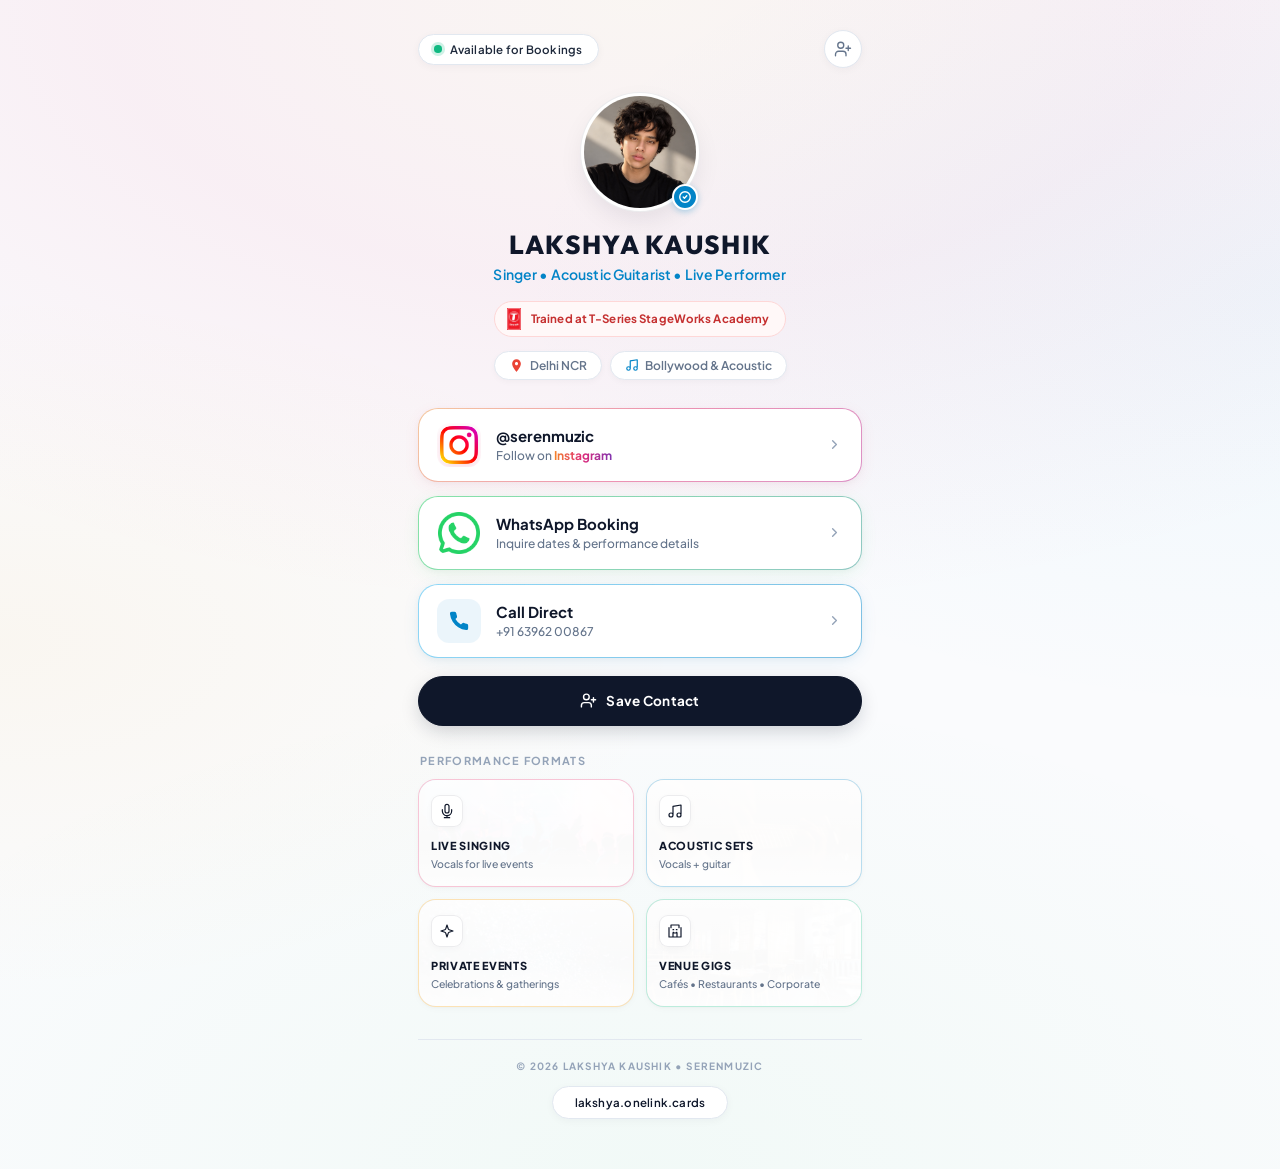
<file: index.html>
<!doctype html>
<html lang="en">
<head>
  <meta charset="utf-8" />
  <meta name="viewport" content="width=device-width, initial-scale=1, viewport-fit=cover" />
  <title>Lakshya Kaushik | Singer &amp; Live Performer</title>
  <meta name="description" content="Official contact card for Lakshya Kaushik. Singer, guitarist and live performer available for acoustic gigs, private events, weddings and lounge residencies." />
  <meta name="theme-color" content="#ffffff" />
  
  <link rel="preconnect" href="https://fonts.googleapis.com" />
  <link rel="preconnect" href="https://fonts.gstatic.com" crossorigin />
  <link href="https://fonts.googleapis.com/css2?family=Plus+Jakarta+Sans:wght@300;400;500;600;700;800&family=Outfit:wght@400;500;600;700;800&display=swap" rel="stylesheet" />
  <link rel="stylesheet" href="css/styles.css" />
</head>
<body>
  <main class="page-container">
    
    <!-- Top Live Booking Status Bar -->
    <header class="page-top-bar">
      <div class="status-indicator">
        <span class="status-pulse-dot"></span>
        <span class="status-text">Available for Bookings</span>
      </div>
      <button class="save-contact-icon-btn" id="saveContactBtn" type="button" title="Save Contact to Phone" aria-label="Save Contact">
        <svg viewBox="0 0 24 24" aria-hidden="true">
          <path d="M16 21v-2a4 4 0 0 0-4-4H6a4 4 0 0 0-4 4v2" fill="none" stroke="currentColor" stroke-width="1.8" stroke-linecap="round" stroke-linejoin="round"/>
          <circle cx="9" cy="7" r="4" fill="none" stroke="currentColor" stroke-width="1.8"/>
          <line x1="19" y1="8" x2="19" y2="14" stroke="currentColor" stroke-width="1.8" stroke-linecap="round"/>
          <line x1="22" y1="11" x2="16" y2="11" stroke="currentColor" stroke-width="1.8" stroke-linecap="round"/>
        </svg>
      </button>
    </header>

    <!-- Artist Identity & Portrait -->
    <section class="identity-section">
      <div class="avatar-container">
        <div class="avatar-ring">
          <img src="images/lakshya-kaushik-banner.jpg" alt="Lakshya Kaushik" class="avatar-img" />
        </div>
        <span class="verified-seal" title="Verified Artist">
          <svg viewBox="0 0 24 24" aria-hidden="true">
            <path d="M9 12l2 2 4-4m6 2a9 9 0 11-18 0 9 9 0 0118 0z" fill="none" stroke="currentColor" stroke-width="2.4" stroke-linecap="round" stroke-linejoin="round"/>
          </svg>
        </span>
      </div>

      <div class="name-block">
        <h1 class="artist-name">LAKSHYA KAUSHIK</h1>
        <p class="artist-title">Singer • Acoustic Guitarist • Live Performer</p>
      </div>

      <!-- T-Series Credential Pill (Clean Logo Without Background) -->
      <div class="tseries-pill">
        <img src="images/t-series-logo.webp" alt="T-Series" class="tseries-logo-img" />
        <span class="tseries-text">Trained at T-Series StageWorks Academy</span>
      </div>

      <!-- Location & Genre Badges with Google Maps Pin -->
      <div class="meta-row">
        <span class="meta-tag">
          <svg class="map-pin-svg" viewBox="0 0 24 24" aria-hidden="true">
            <path d="M12 2C8.13 2 5 5.13 5 9c0 5.25 7 13 7 13s7-7.75 7-13c0-3.87-3.13-7-7-7zm0 9.5c-1.38 0-2.5-1.12-2.5-2.5s1.12-2.5 2.5-2.5 2.5 1.12 2.5 2.5-1.12 2.5-2.5 2.5z" fill="#ea4335"/>
          </svg>
          Delhi NCR
        </span>
        <span class="meta-tag">
          <svg class="music-note-svg" viewBox="0 0 24 24" aria-hidden="true">
            <path d="M9 18V5l12-2v13M9 18a3 3 0 1 1-6 0 3 3 0 0 1 6 0zm12 0a3 3 0 1 1-6 0 3 3 0 0 1 6 0z" fill="none" stroke="#0284c7" stroke-width="2" stroke-linecap="round" stroke-linejoin="round"/>
          </svg>
          Bollywood &amp; Acoustic
        </span>
      </div>
    </section>

    <!-- Direct Action Deck: 1. Instagram, 2. WhatsApp, 3. Call Direct -->
    <section class="action-deck" aria-label="Direct actions">
      
      <!-- Action 1: Instagram (Top - Official Icon) -->
      <a href="https://www.instagram.com/serenmuzic/" target="_blank" rel="noopener noreferrer" class="action-tile action-instagram" aria-label="Follow on Instagram">
        <div class="tile-icon-box icon-box-instagram">
          <img src="images/instagram-official.png" alt="Instagram" class="tile-brand-icon" />
        </div>
        <div class="tile-copy">
          <span class="tile-title">@serenmuzic</span>
          <span class="tile-subtitle">Follow on <span class="insta-gradient-label">Instagram</span></span>
        </div>
        <span class="tile-chevron" aria-hidden="true">
          <svg viewBox="0 0 24 24"><path d="M9 18l6-6-6-6" fill="none" stroke="currentColor" stroke-width="2.2" stroke-linecap="round" stroke-linejoin="round"/></svg>
        </span>
      </a>

      <!-- Action 2: WhatsApp (Second - Official Green PNG) -->
      <a href="https://wa.me/916396200867?text=Hi%20Lakshya%2C%20I%27d%20like%20to%20enquire%20about%20a%20live%20performance." target="_blank" rel="noopener noreferrer" class="action-tile action-whatsapp" aria-label="Book on WhatsApp">
        <div class="tile-icon-box icon-box-whatsapp">
          <img src="images/whatsapp-official.png" alt="WhatsApp" class="tile-brand-icon" />
        </div>
        <div class="tile-copy">
          <span class="tile-title">WhatsApp Booking</span>
          <span class="tile-subtitle">Inquire dates &amp; performance details</span>
        </div>
        <span class="tile-chevron" aria-hidden="true">
          <svg viewBox="0 0 24 24"><path d="M9 18l6-6-6-6" fill="none" stroke="currentColor" stroke-width="2.2" stroke-linecap="round" stroke-linejoin="round"/></svg>
        </span>
      </a>

      <!-- Action 3: Direct Call (Third - Official Blue Box) -->
      <a href="tel:+916396200867" class="action-tile action-call" aria-label="Direct Phone Call">
        <div class="tile-icon-box icon-box-call">
          <svg viewBox="0 0 24 24" aria-hidden="true" class="call-svg-icon">
            <path d="M22 16.92v3a2 2 0 0 1-2.18 2 19.8 19.8 0 0 1-8.63-3.07 19.5 19.5 0 0 1-6-6 19.8 19.8 0 0 1-3.07-8.67A2 2 0 0 1 4.11 2h3a2 2 0 0 1 2 1.72c.12.94.36 1.88.7 2.81a2 2 0 0 1-.45 2.11L8.09 9.91a16 16 0 0 0 6 6l1.27-1.27a2 2 0 0 1 2.11-.45c.93.34 1.87.58 2.81.7A2 2 0 0 1 22 16.92Z" fill="currentColor"/>
          </svg>
        </div>
        <div class="tile-copy">
          <span class="tile-title">Call Direct</span>
          <span class="tile-subtitle">+91 63962 00867</span>
        </div>
        <span class="tile-chevron" aria-hidden="true">
          <svg viewBox="0 0 24 24"><path d="M9 18l6-6-6-6" fill="none" stroke="currentColor" stroke-width="2.2" stroke-linecap="round" stroke-linejoin="round"/></svg>
        </span>
      </a>

    </section>

    <!-- Save Contact Button (Right below Call Direct as in user screenshot) -->
    <div class="vcard-section">
      <button type="button" class="btn-save-vcard" id="saveContact">
        <svg viewBox="0 0 24 24" aria-hidden="true" class="contact-user-svg">
          <path d="M16 21v-2a4 4 0 0 0-4-4H6a4 4 0 0 0-4 4v2" fill="none" stroke="currentColor" stroke-width="2" stroke-linecap="round" stroke-linejoin="round"/>
          <circle cx="9" cy="7" r="4" fill="none" stroke="currentColor" stroke-width="2"/>
          <line x1="19" y1="8" x2="19" y2="14" stroke="currentColor" stroke-width="2" stroke-linecap="round"/>
          <line x1="22" y1="11" x2="16" y2="11" stroke="currentColor" stroke-width="2" stroke-linecap="round"/>
        </svg>
        <span>Save Contact</span>
      </button>
    </div>

    <!-- 4 Clean Minimal Performance Format Cards -->
    <section class="services-section" aria-label="Performance Formats">
      <div class="services-header">
        <span class="services-header-title">Performance Formats</span>
      </div>
      <div class="services-grid">
        
        <!-- 1. Live Singing -->
        <div class="service-card service-card-singing">
          <div class="service-icon-wrap">
            <svg viewBox="0 0 24 24" aria-hidden="true">
              <path d="M12 2a3 3 0 0 0-3 3v7a3 3 0 0 0 6 0V5a3 3 0 0 0-3-3Z" fill="none" stroke="currentColor" stroke-width="1.8" stroke-linecap="round" stroke-linejoin="round"/>
              <path d="M19 10v2a7 7 0 0 1-14 0v-2M12 19v3M8 22h8" fill="none" stroke="currentColor" stroke-width="1.8" stroke-linecap="round" stroke-linejoin="round"/>
            </svg>
          </div>
          <div class="service-content">
            <h3 class="service-title">LIVE SINGING</h3>
            <p class="service-desc">Vocals for live events</p>
          </div>
        </div>

        <!-- 2. Acoustic Sets -->
        <div class="service-card service-card-acoustic">
          <div class="service-icon-wrap">
            <svg viewBox="0 0 24 24" aria-hidden="true">
              <path d="M9 18V5l12-2v13M9 18a3 3 0 1 1-6 0 3 3 0 0 1 6 0zm12 0a3 3 0 1 1-6 0 3 3 0 0 1 6 0z" fill="none" stroke="currentColor" stroke-width="1.8" stroke-linecap="round" stroke-linejoin="round"/>
            </svg>
          </div>
          <div class="service-content">
            <h3 class="service-title">ACOUSTIC SETS</h3>
            <p class="service-desc">Vocals + guitar</p>
          </div>
        </div>

        <!-- 3. Private Events -->
        <div class="service-card service-card-private">
          <div class="service-icon-wrap">
            <svg viewBox="0 0 24 24" aria-hidden="true">
              <path d="m12 3-1.9 5.8a2 2 0 0 1-1.3 1.3L3 12l5.8 1.9a2 2 0 0 1 1.3 1.3L12 21l1.9-5.8a2 2 0 0 1 1.3-1.3L21 12l-5.8-1.9a2 2 0 0 1-1.3-1.3L12 3z" fill="none" stroke="currentColor" stroke-width="1.8" stroke-linecap="round" stroke-linejoin="round"/>
            </svg>
          </div>
          <div class="service-content">
            <h3 class="service-title">PRIVATE EVENTS</h3>
            <p class="service-desc">Celebrations &amp; gatherings</p>
          </div>
        </div>

        <!-- 4. Venue Gigs -->
        <div class="service-card service-card-venue">
          <div class="service-icon-wrap">
            <svg viewBox="0 0 24 24" aria-hidden="true">
              <path d="M3 21h18M3 7v14M21 7v14M6 7V3h12v4M9 21v-6h6v6M9 10h1M14 10h1M9 14h1M14 14h1" fill="none" stroke="currentColor" stroke-width="1.8" stroke-linecap="round" stroke-linejoin="round"/>
            </svg>
          </div>
          <div class="service-content">
            <h3 class="service-title">VENUE GIGS</h3>
            <p class="service-desc">Cafés • Restaurants • Corporate</p>
          </div>
        </div>

      </div>
    </section>

    <!-- Minimalist Clean Footer -->
    <footer class="page-footer">
      <p class="copyright-text">© 2026 LAKSHYA KAUSHIK • SERENMUZIC</p>
      <div class="domain-pill">lakshya.onelink.cards</div>
    </footer>

  </main>

  <!-- Interactive Toast Notification -->
  <div class="toast" id="toast" role="status" aria-live="polite">Contact saved to device</div>

  <script src="js/main.js"></script>
</body>
</html>
</file>
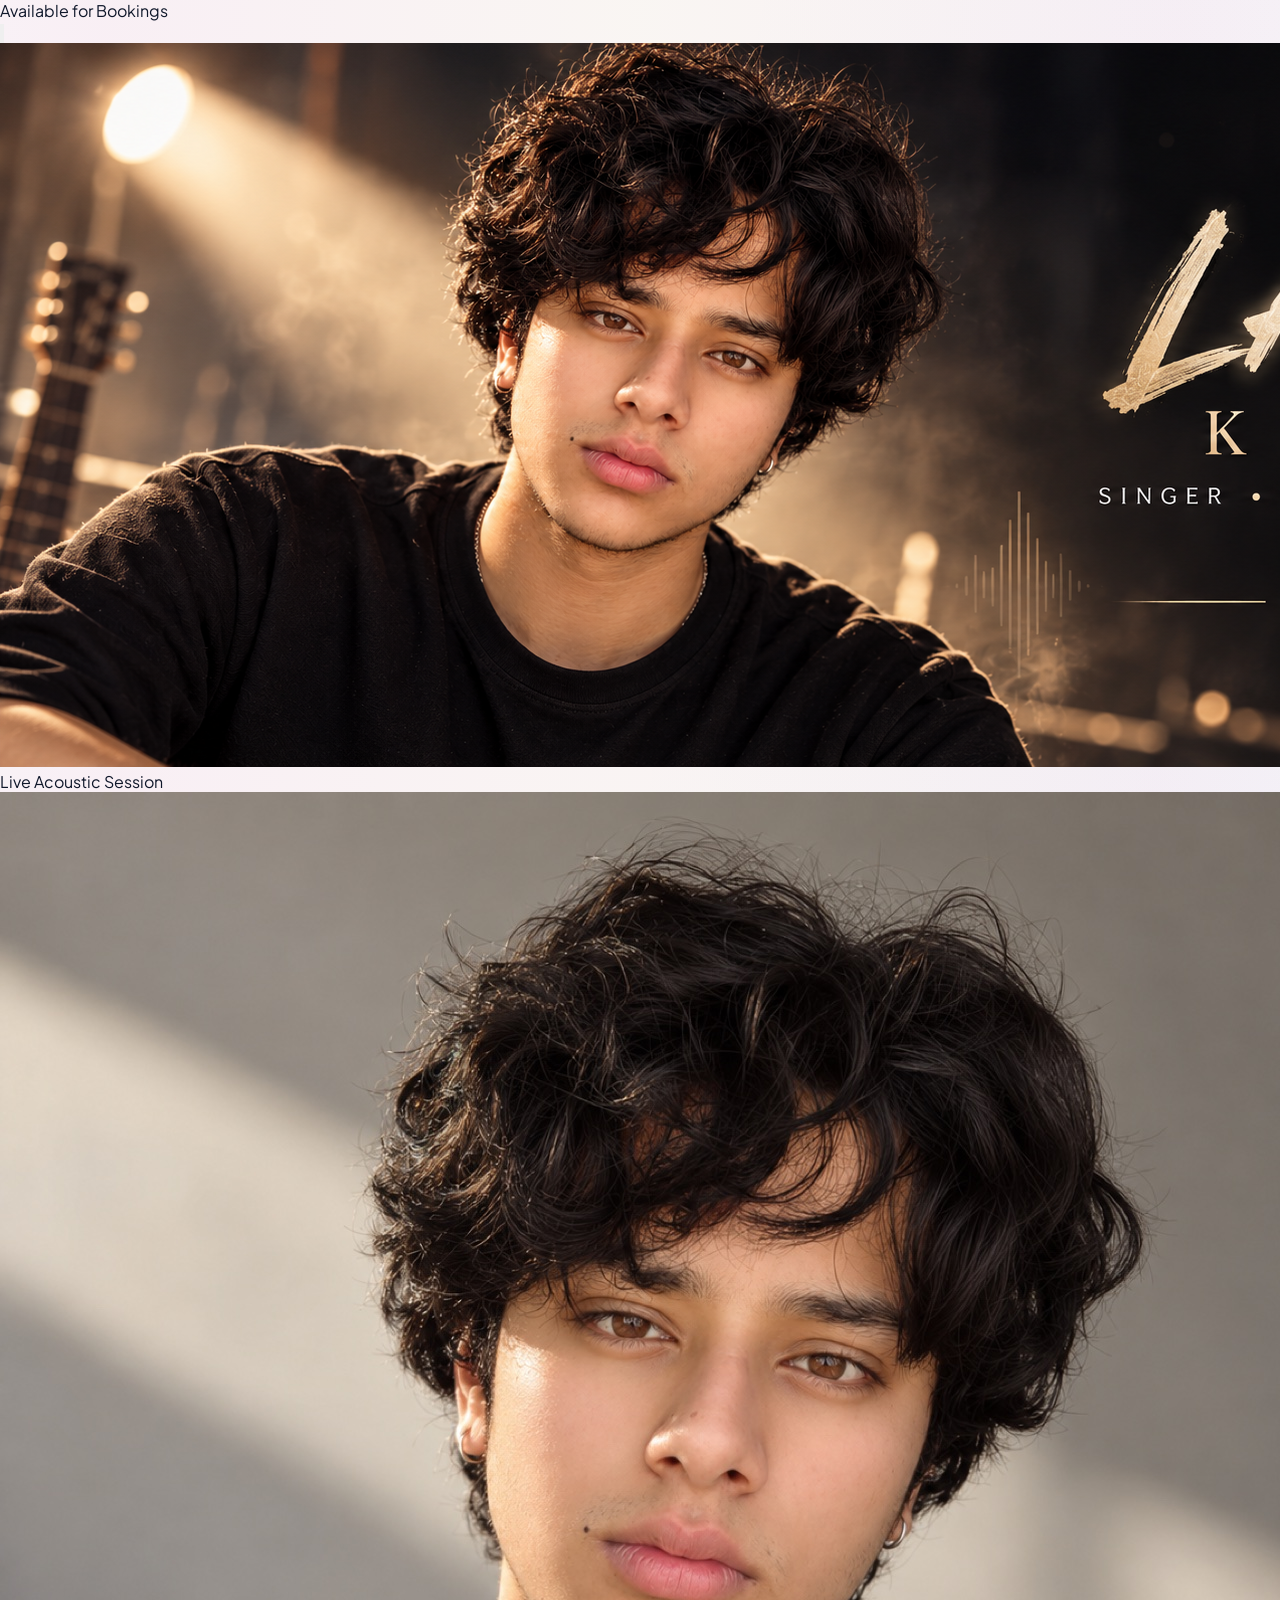
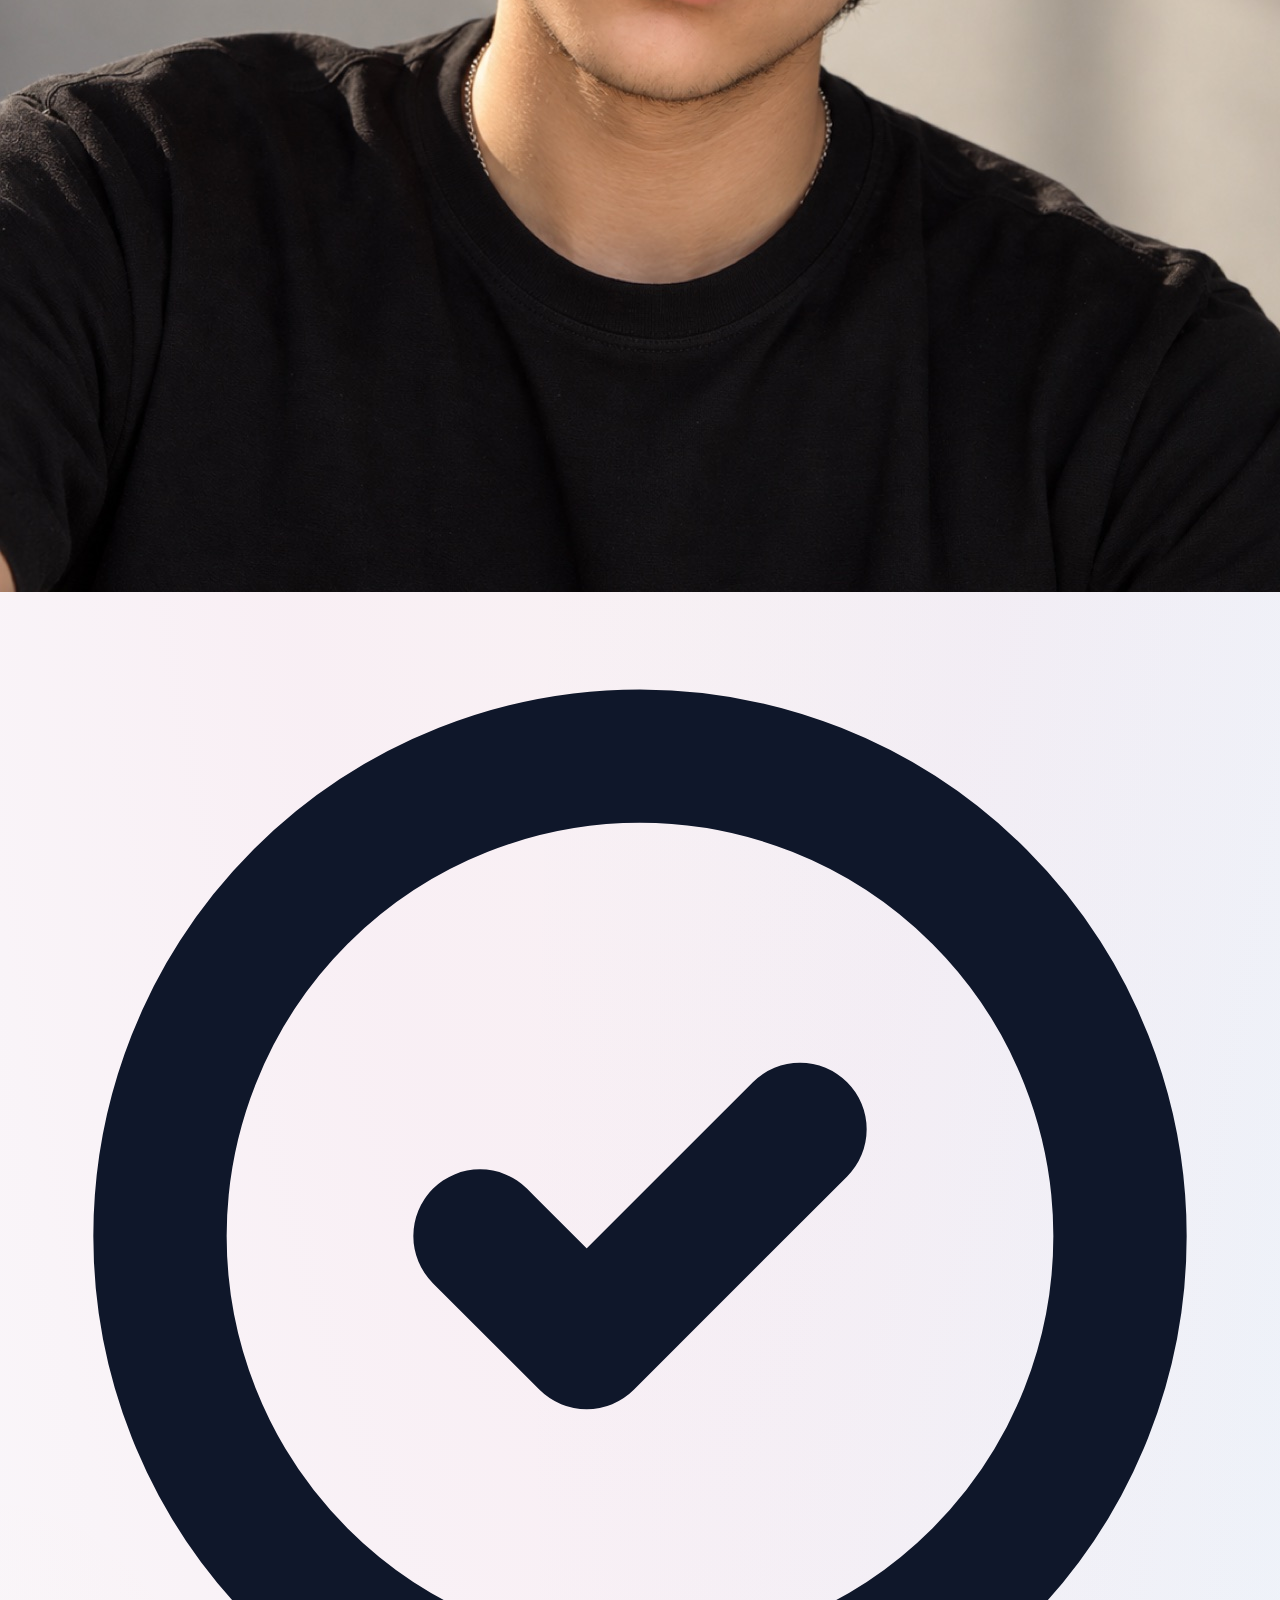
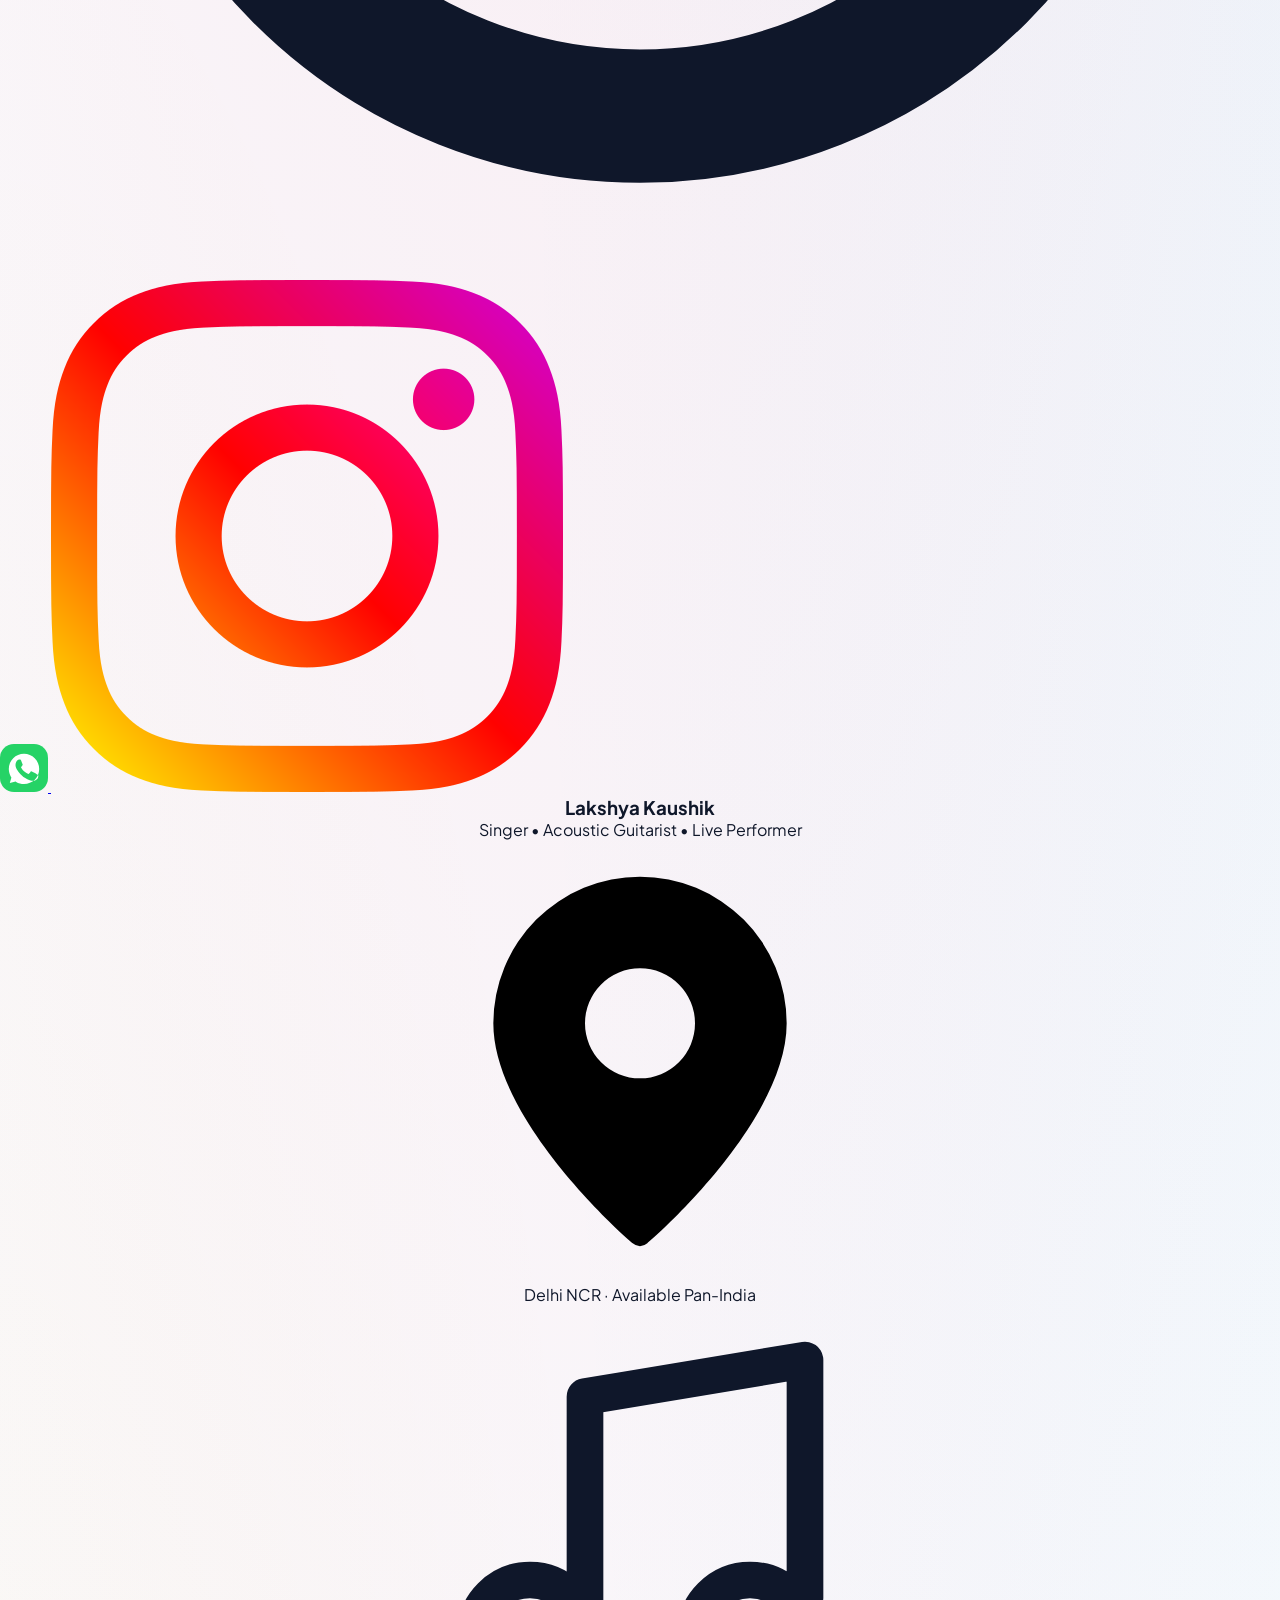
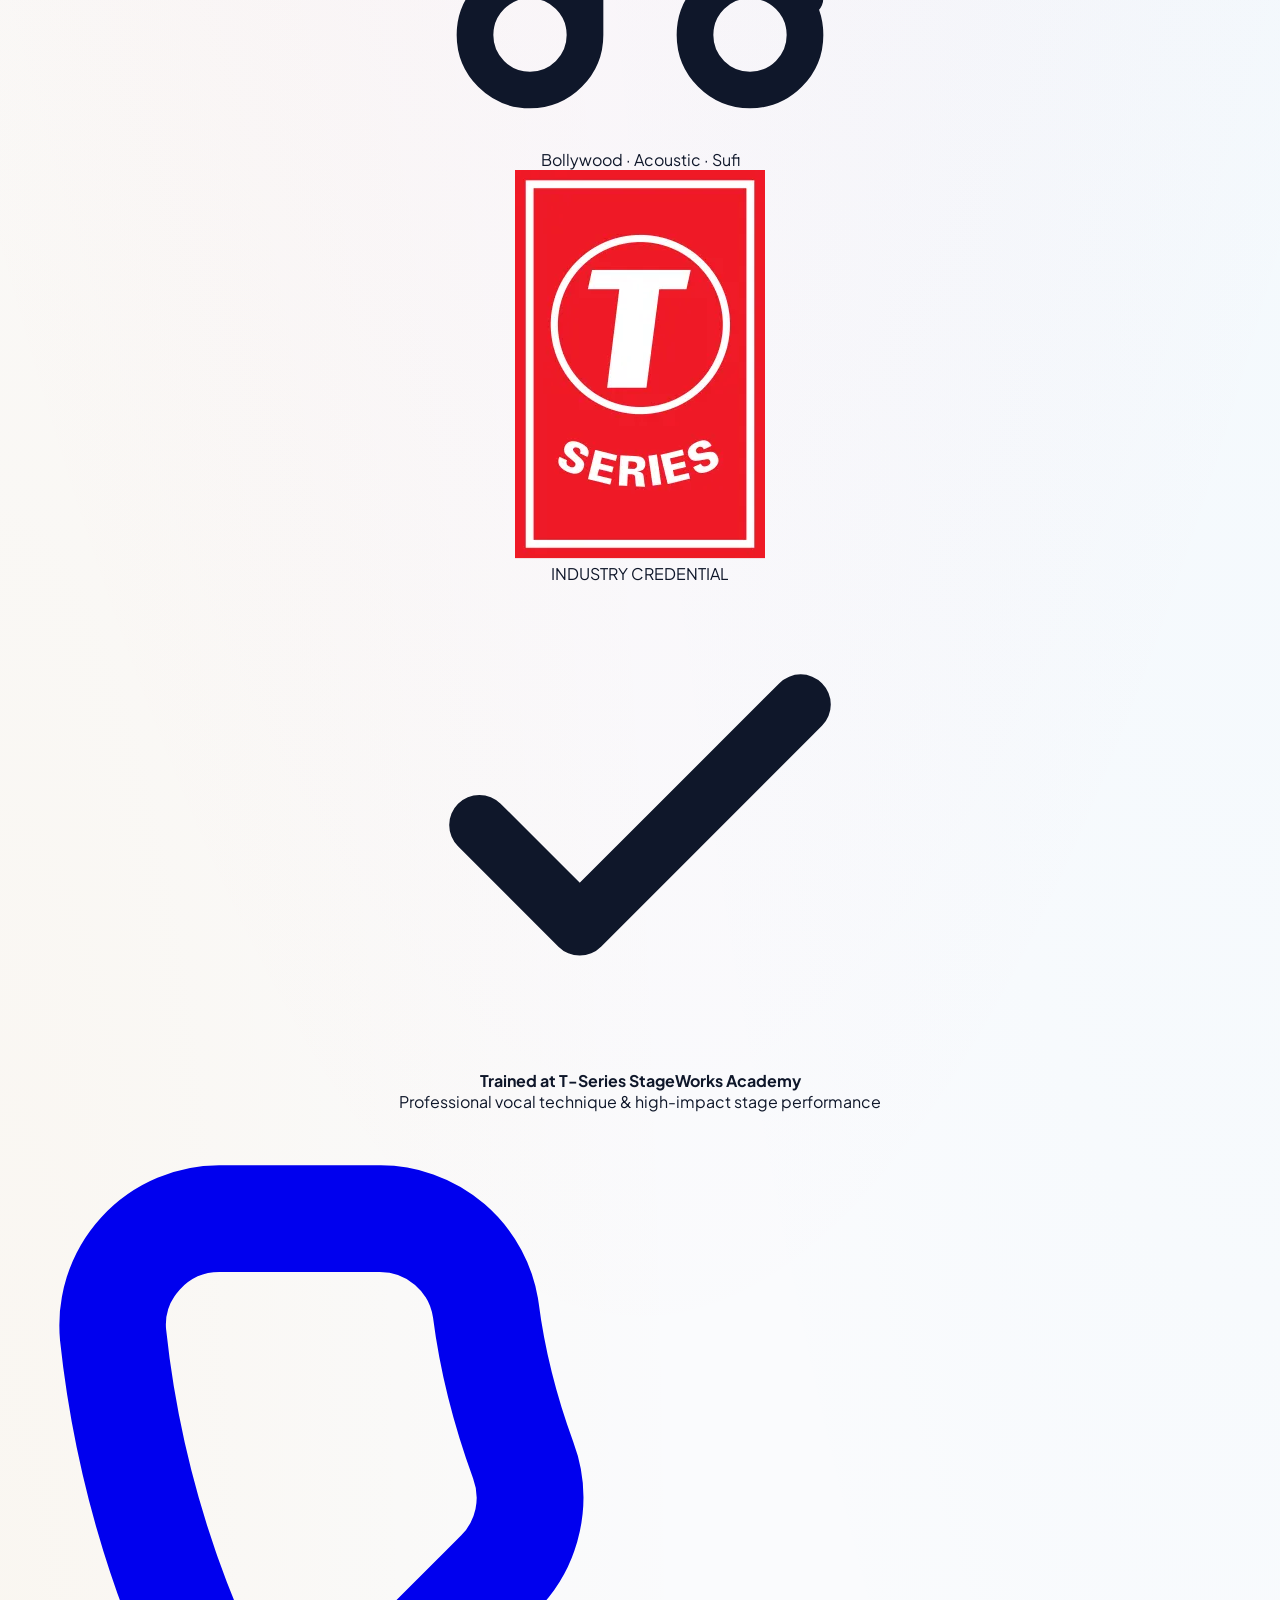
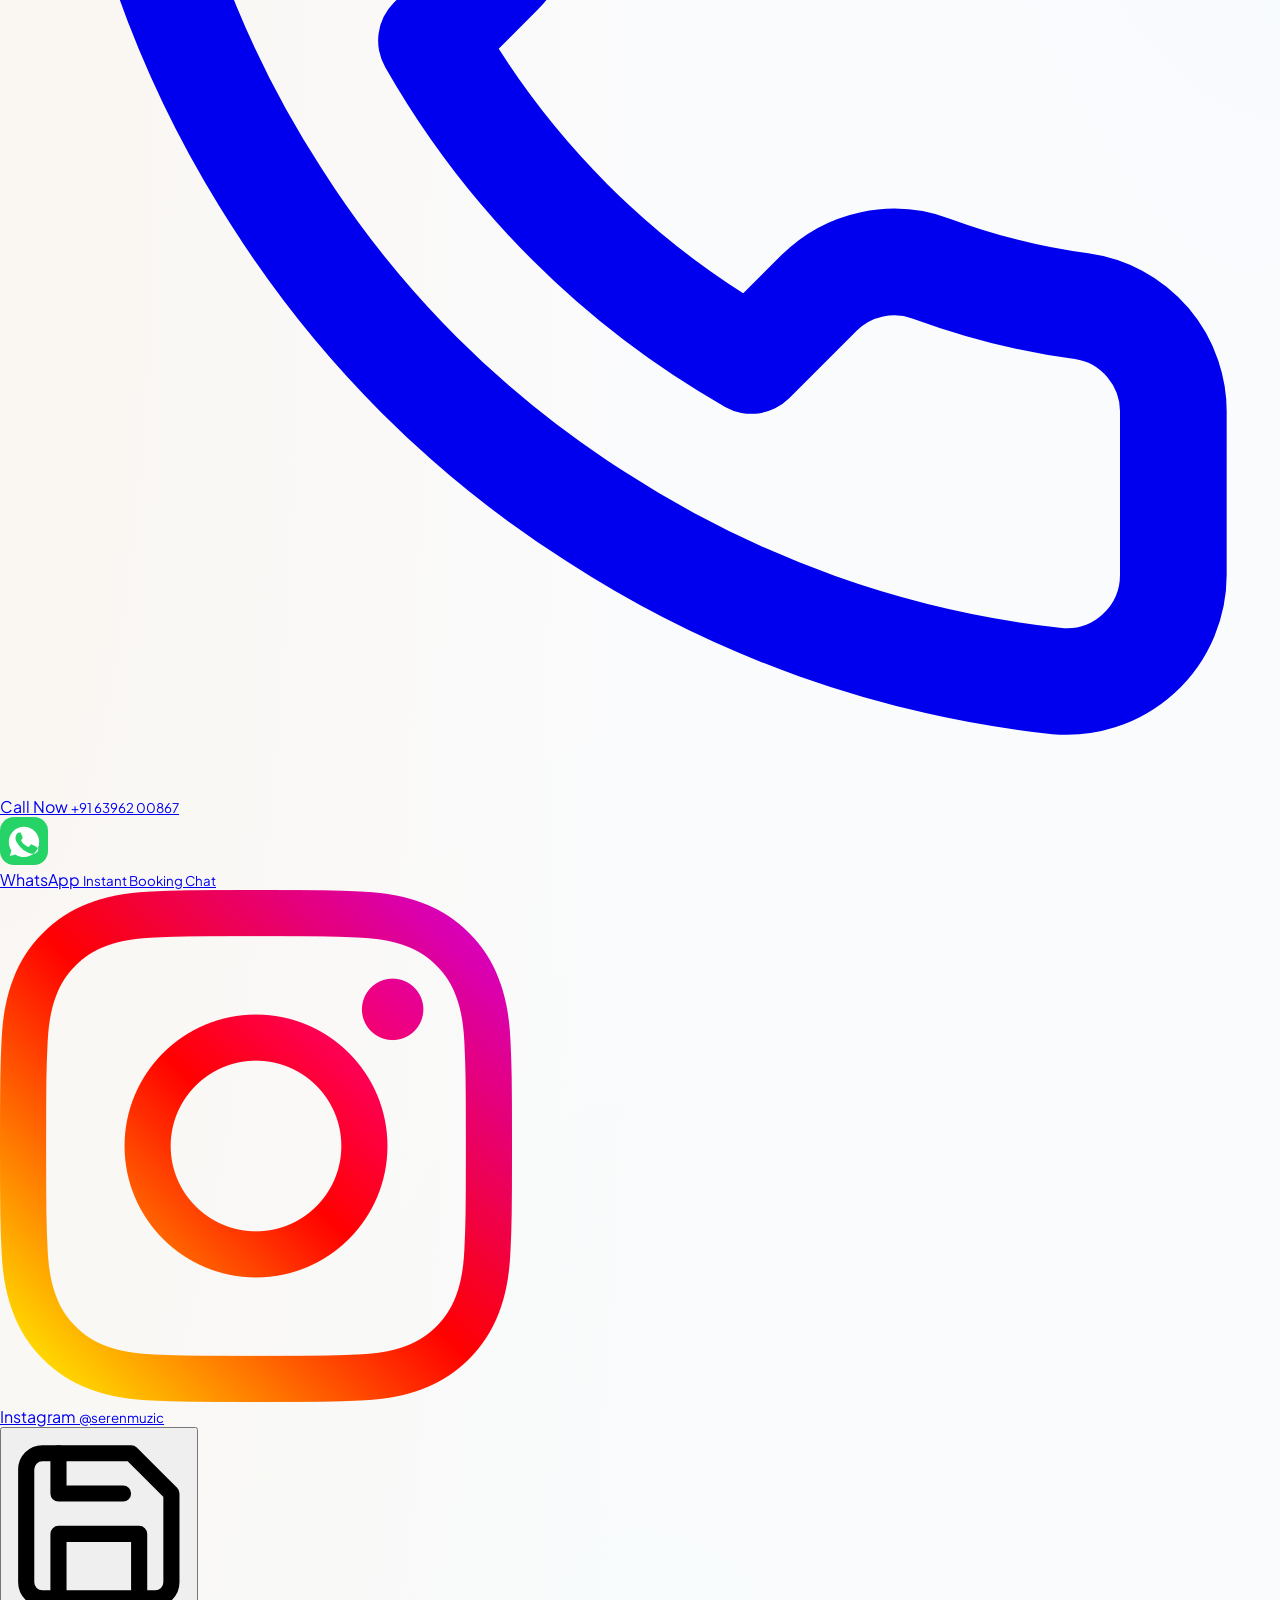
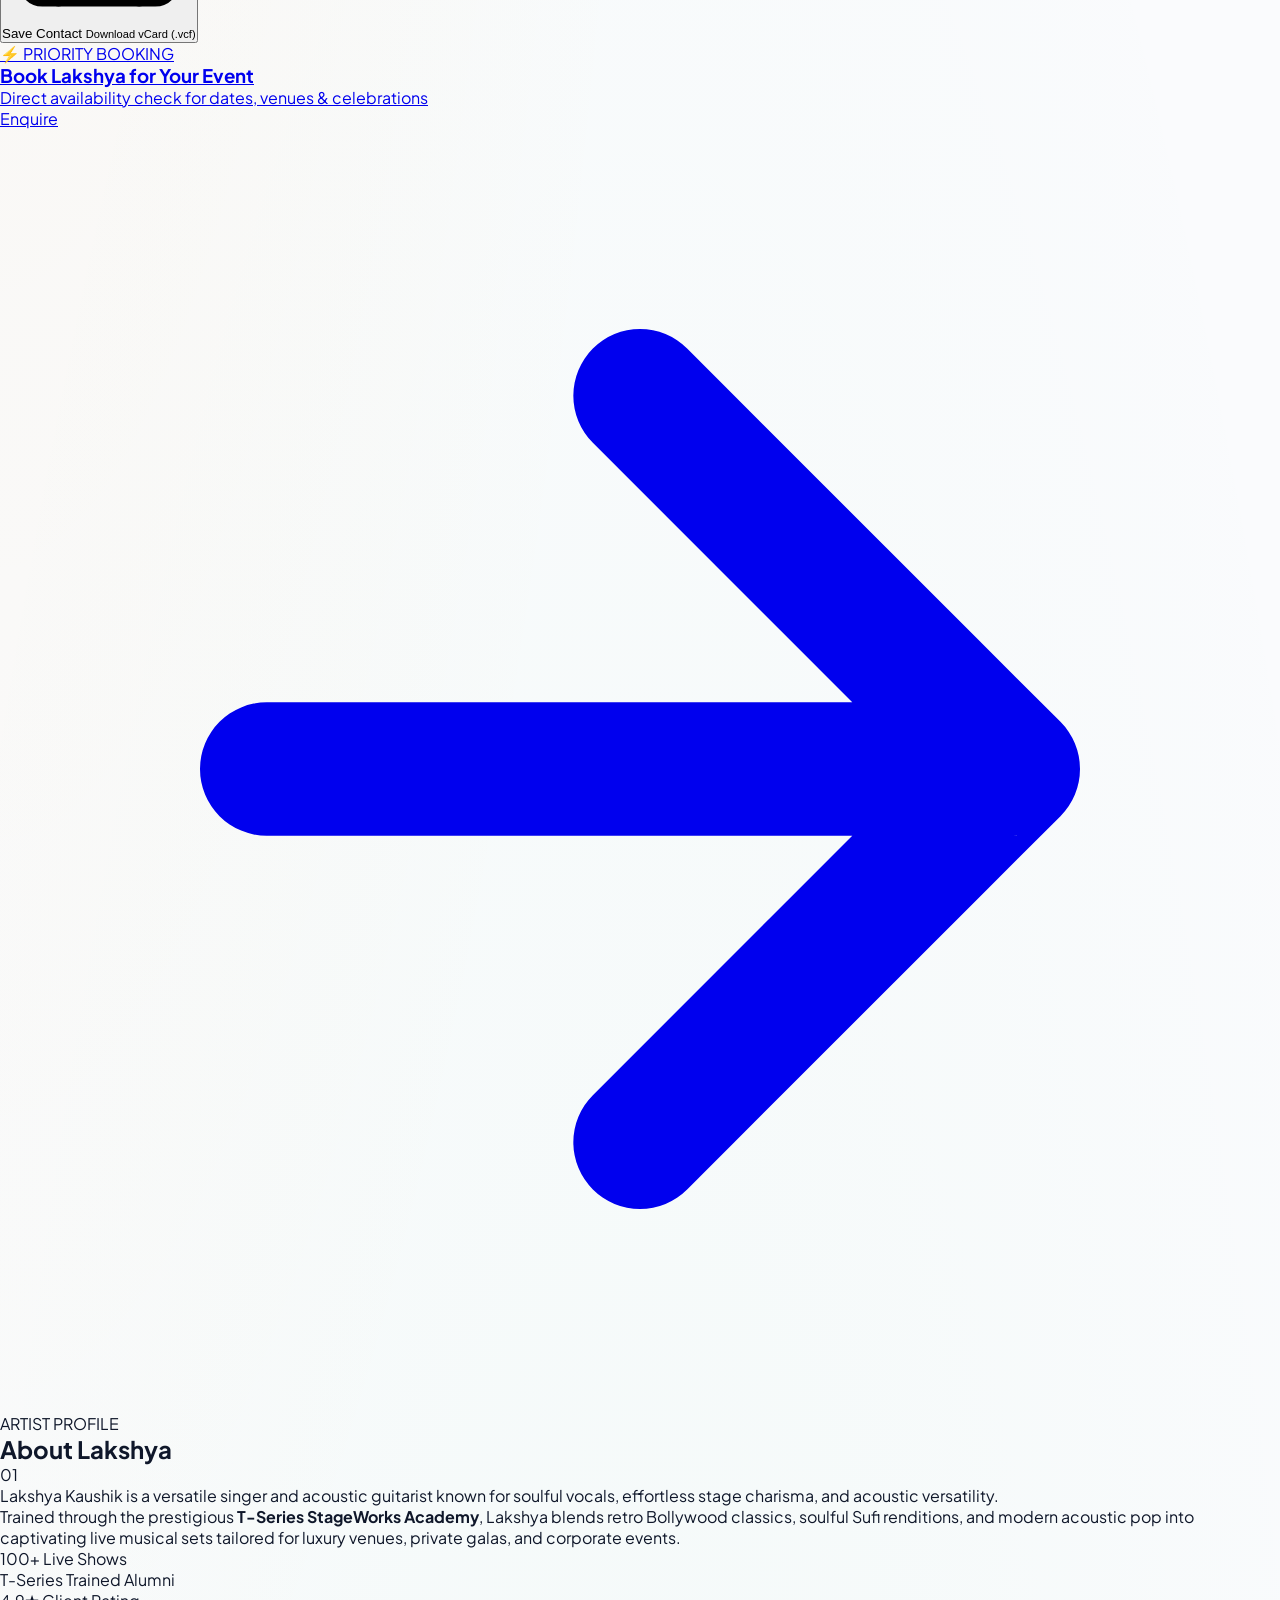
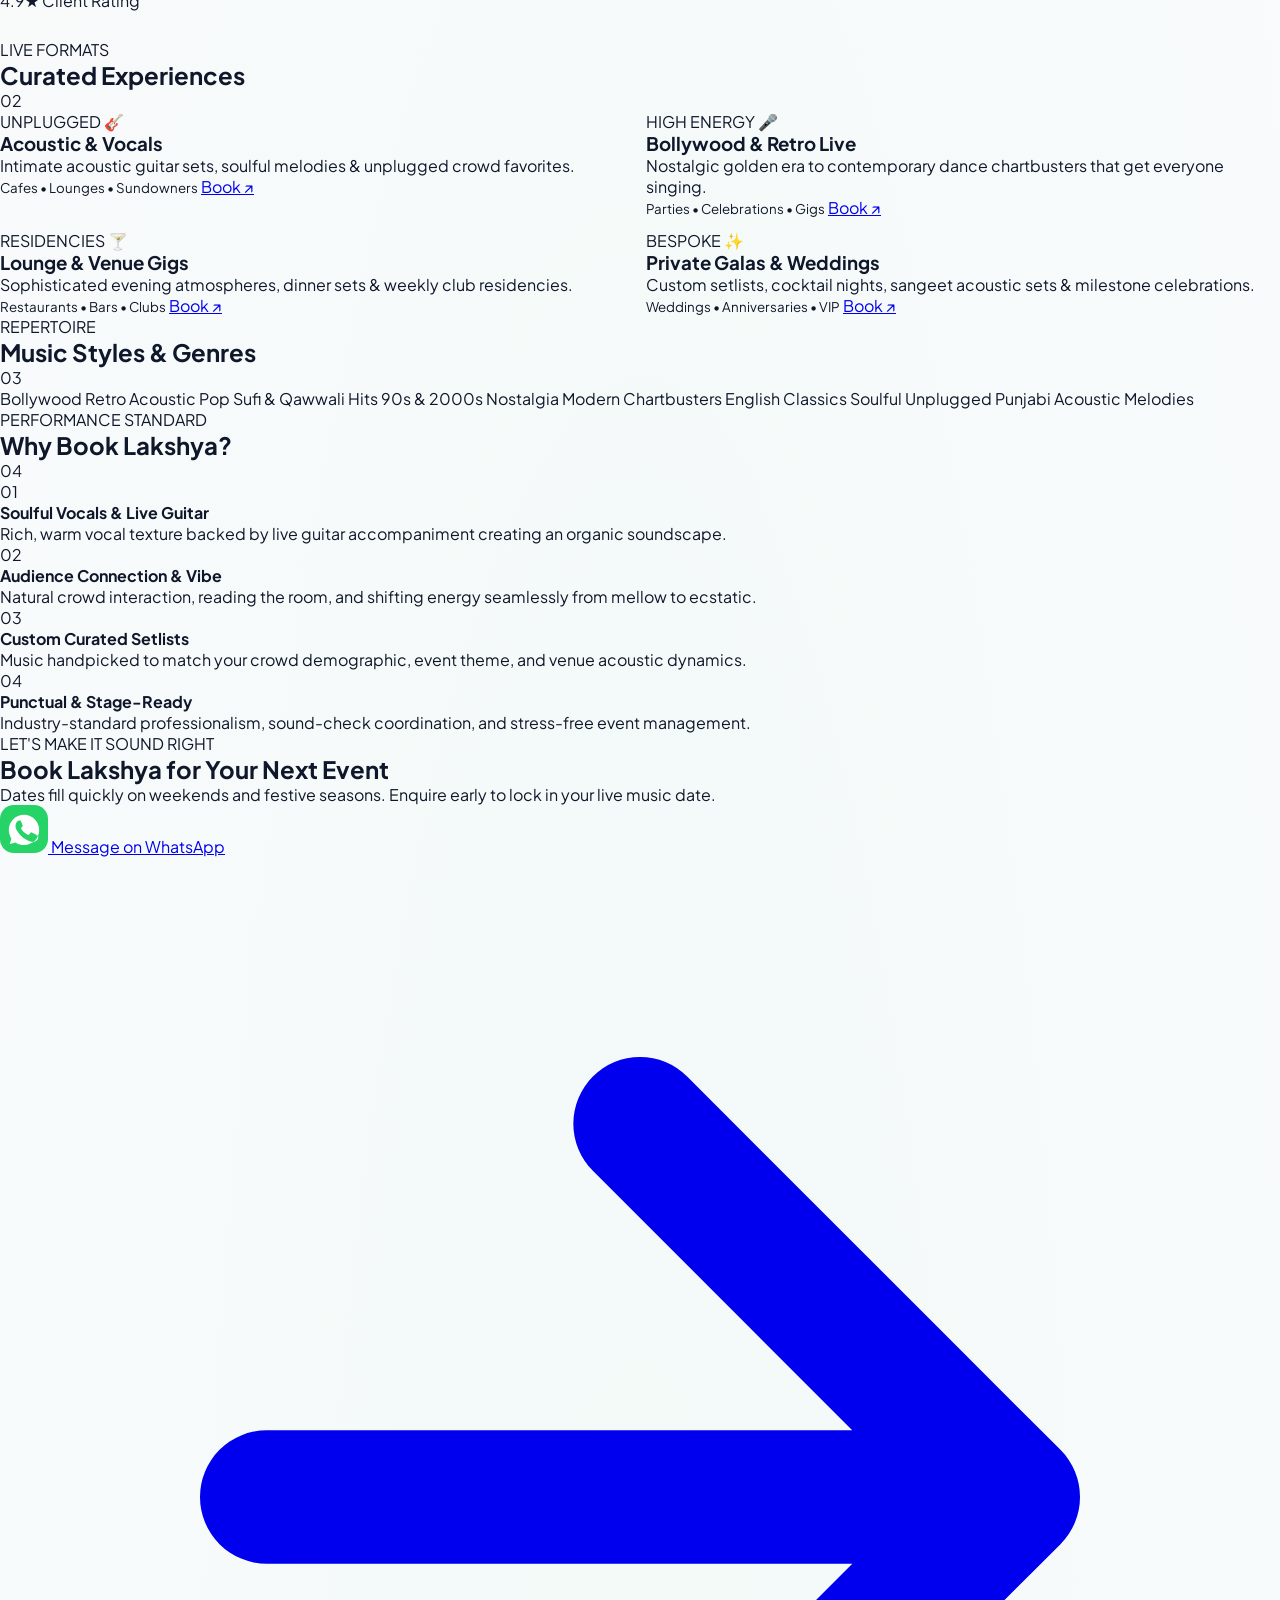
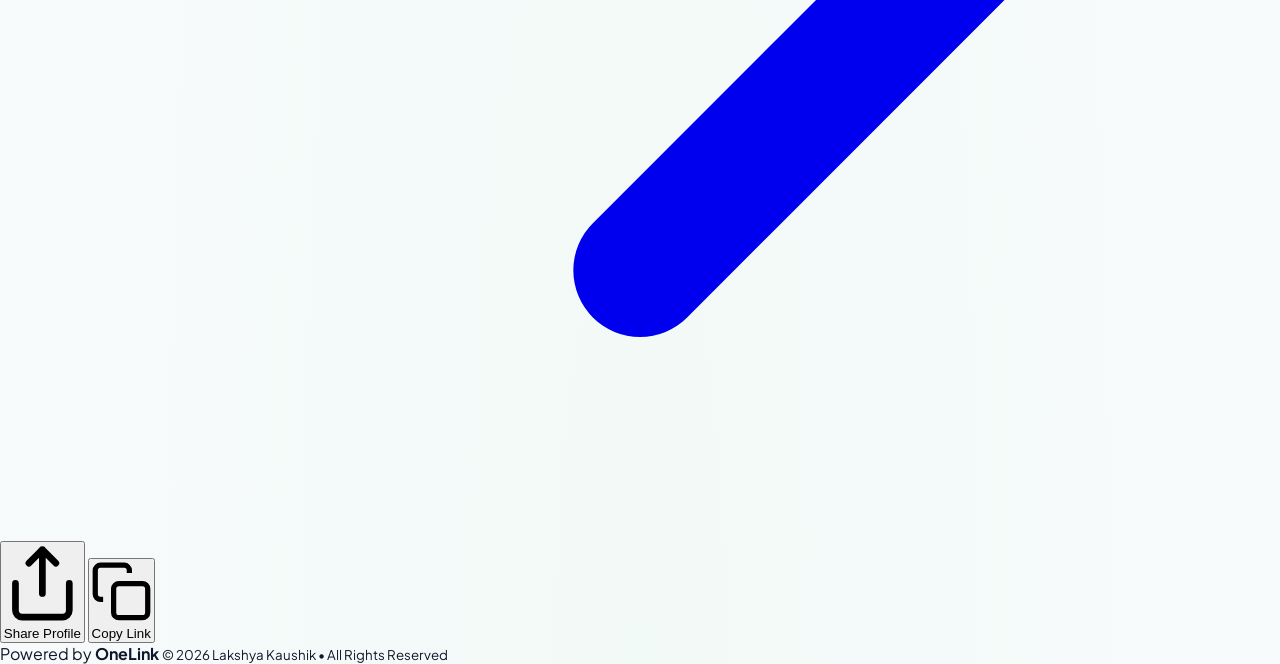
<file: full-profile.html>
<!doctype html>
<html lang="en">
<head>
  <meta charset="utf-8" />
  <meta name="viewport" content="width=device-width, initial-scale=1, viewport-fit=cover" />
  <title>Lakshya Kaushik | Singer, Guitarist & Live Performer</title>
  <meta name="description" content="Official OneLink of Lakshya Kaushik. Singer, guitarist and live performer available for acoustic gigs, private events, weddings, restaurant residencies, and corporate galas." />
  <meta name="theme-color" content="#0a0c10" />
  <meta property="og:title" content="Lakshya Kaushik | Live Performer & Guitarist" />
  <meta property="og:description" content="Soulful vocals, acoustic guitar, and curated live music experiences. Book for live gigs & events." />
  <meta property="og:type" content="profile" />
  <meta property="og:image" content="images/cinematic-banner-hd.png" />
  
  <link rel="preconnect" href="https://fonts.googleapis.com" />
  <link rel="preconnect" href="https://fonts.gstatic.com" crossorigin />
  <link href="https://fonts.googleapis.com/css2?family=Outfit:wght@400;500;600;700;800&family=Plus+Jakarta+Sans:wght@400;500;600;700;800&display=swap" rel="stylesheet" />
  <link rel="stylesheet" href="css/styles.css" />
</head>
<body>
  <div class="ambient-glow glow-1"></div>
  <div class="ambient-glow glow-2"></div>
  <div class="ambient-glow glow-3"></div>

  <main class="page-shell">
    <article class="profile-card">
      
      <!-- Top Utility Header -->
      <div class="card-top-bar">
        <div class="status-pill">
          <span class="live-dot"></span>
          <span>Available for Bookings</span>
        </div>
        <button class="top-share-btn" id="shareTop" type="button" aria-label="Share Profile">
          <svg viewBox="0 0 24 24" aria-hidden="true">
            <path d="M4 12v8a2 2 0 0 0 2 2h12a2 2 0 0 0 2-2v-8M16 6l-4-4-4 4M12 2v13" fill="none" stroke="currentColor" stroke-width="2" stroke-linecap="round" stroke-linejoin="round"/>
          </svg>
        </button>
      </div>

      <!-- Cinematic Hero Banner -->
      <header class="cover-wrap">
        <img src="images/cinematic-banner-hd.png" alt="Lakshya Kaushik live stage performance" class="cover-image" />
        <div class="cover-overlay"></div>
        <div class="stage-tag">
          <span class="music-wave" aria-hidden="true">
            <i></i><i></i><i></i><i></i>
          </span>
          <span>Live Acoustic Session</span>
        </div>
      </header>

      <!-- Main Profile Body -->
      <div class="card-body">
        
        <!-- Profile Avatar & Badges -->
        <div class="profile-avatar-row">
          <div class="profile-photo-wrapper">
            <img src="images/lakshya-kaushik-banner.jpg" alt="Lakshya Kaushik portrait" class="profile-photo" />
            <span class="verified-badge" title="Verified Artist">
              <svg viewBox="0 0 24 24" aria-hidden="true">
                <path d="M9 12l2 2 4-4m6 2a9 9 0 11-18 0 9 9 0 0118 0z" fill="none" stroke="currentColor" stroke-width="2.5" stroke-linecap="round" stroke-linejoin="round"/>
              </svg>
            </span>
          </div>

          <div class="floating-social-dock">
            <a class="dock-btn dock-whatsapp" href="https://wa.me/916396200867?text=Hi%20Lakshya%2C%20I%27d%20like%20to%20enquire%20about%20a%20live%20performance." target="_blank" rel="noopener noreferrer" aria-label="WhatsApp Lakshya">
              <img src="images/whatsapp-official.svg" alt="" />
            </a>
            <a class="dock-btn dock-instagram" href="https://instagram.com/serenmuzic" target="_blank" rel="noopener noreferrer" aria-label="Lakshya Instagram">
              <img src="images/instagram-official.png" alt="" />
            </a>
          </div>
        </div>

        <!-- Identity Section -->
        <section class="identity-section">
          <div class="name-row">
            <h1>Lakshya Kaushik</h1>
          </div>
          <p class="role-tagline">Singer • Acoustic Guitarist • Live Performer</p>

          <div class="meta-pills">
            <span class="meta-pill location-pill">
              <svg viewBox="0 0 24 24" aria-hidden="true"><path d="M12 2a8 8 0 0 0-8 8c0 5.25 7 11.5 7.6 12a.6.6 0 0 0 .8 0C13 21.5 20 15.25 20 10a8 8 0 0 0-8-8zm0 11a3 3 0 1 1 3-3 3 3 0 0 1-3 3z"/></svg>
              Delhi NCR · Available Pan-India
            </span>
            <span class="meta-pill genre-pill">
              <svg viewBox="0 0 24 24" aria-hidden="true"><path d="M9 18V5l12-2v13M9 18a3 3 0 1 1-6 0 3 3 0 0 1 6 0zm12 0a3 3 0 1 1-6 0 3 3 0 0 1 6 0z" fill="none" stroke="currentColor" stroke-width="2" stroke-linecap="round" stroke-linejoin="round"/></svg>
              Bollywood · Acoustic · Sufi
            </span>
          </div>

          <!-- T-Series StageWorks Verified Credential -->
          <div class="credential-card">
            <div class="tseries-badge-glow"></div>
            <div class="tseries-logo-box">
              <img src="images/t-series-logo.webp" alt="T-Series Logo" />
            </div>
            <div class="credential-info">
              <div class="credential-header">
                <span class="credential-label">INDUSTRY CREDENTIAL</span>
                <span class="credential-check">
                  <svg viewBox="0 0 24 24" aria-hidden="true"><path d="M20 6L9 17l-5-5" fill="none" stroke="currentColor" stroke-width="3" stroke-linecap="round" stroke-linejoin="round"/></svg>
                </span>
              </div>
              <strong>Trained at T-Series StageWorks Academy</strong>
              <p>Professional vocal technique &amp; high-impact stage performance</p>
            </div>
          </div>
        </section>

        <!-- Primary Action Grid -->
        <nav class="action-grid" aria-label="Direct actions">
          <a class="btn-action btn-call" href="tel:+916396200867">
            <span class="btn-icon">
              <svg viewBox="0 0 24 24" aria-hidden="true">
                <path d="M22 16.92v3a2 2 0 0 1-2.18 2 19.8 19.8 0 0 1-8.63-3.07 19.5 19.5 0 0 1-6-6 19.8 19.8 0 0 1-3.07-8.67A2 2 0 0 1 4.11 2h3a2 2 0 0 1 2 1.72c.12.94.36 1.88.7 2.81a2 2 0 0 1-.45 2.11L8.09 9.91a16 16 0 0 0 6 6l1.27-1.27a2 2 0 0 1 2.11-.45c.93.34 1.87.58 2.81.7A2 2 0 0 1 22 16.92Z" fill="none" stroke="currentColor" stroke-width="2" stroke-linecap="round" stroke-linejoin="round"/>
              </svg>
            </span>
            <div class="btn-text">
              <span class="btn-title">Call Now</span>
              <small>+91 63962 00867</small>
            </div>
          </a>

          <a class="btn-action btn-whatsapp" href="https://wa.me/916396200867?text=Hi%20Lakshya%2C%20I%27d%20like%20to%20enquire%20about%20a%20live%20performance." target="_blank" rel="noopener noreferrer">
            <span class="btn-icon">
              <img src="images/whatsapp-official.svg" alt="" />
            </span>
            <div class="btn-text">
              <span class="btn-title">WhatsApp</span>
              <small>Instant Booking Chat</small>
            </div>
          </a>

          <a class="btn-action btn-instagram" href="https://instagram.com/serenmuzic" target="_blank" rel="noopener noreferrer">
            <span class="btn-icon">
              <img src="images/instagram-official.png" alt="" />
            </span>
            <div class="btn-text">
              <span class="btn-title">Instagram</span>
              <small>@serenmuzic</small>
            </div>
          </a>

          <button class="btn-action btn-save" type="button" id="saveContact">
            <span class="btn-icon">
              <svg viewBox="0 0 24 24" aria-hidden="true">
                <path d="M19 21H5a2 2 0 0 1-2-2V5a2 2 0 0 1 2-2h11l5 5v11a2 2 0 0 1-2 2Z" fill="none" stroke="currentColor" stroke-width="2" stroke-linecap="round" stroke-linejoin="round"/>
                <path d="M17 21v-8H7v8M7 3v5h8" fill="none" stroke="currentColor" stroke-width="2" stroke-linecap="round" stroke-linejoin="round"/>
              </svg>
            </span>
            <div class="btn-text">
              <span class="btn-title">Save Contact</span>
              <small>Download vCard (.vcf)</small>
            </div>
          </button>
        </nav>

        <!-- Fast Booking Feature Banner -->
        <a href="https://wa.me/916396200867?text=Hi%20Lakshya%2C%20I%27d%20like%20to%20book%20you%20for%20an%20event.%20Here%20are%20my%20details%3A" target="_blank" rel="noopener noreferrer" class="instant-book-card">
          <div class="book-card-bg"></div>
          <div class="book-card-content">
            <span class="book-card-pill">⚡ PRIORITY BOOKING</span>
            <h3>Book Lakshya for Your Event</h3>
            <p>Direct availability check for dates, venues &amp; celebrations</p>
          </div>
          <div class="book-card-cta">
            <span>Enquire</span>
            <svg viewBox="0 0 24 24" aria-hidden="true"><path d="M5 12h14M12 5l7 7-7 7" fill="none" stroke="currentColor" stroke-width="2.5" stroke-linecap="round" stroke-linejoin="round"/></svg>
          </div>
        </a>

        <!-- About The Artist Section -->
        <section class="section bio-section">
          <div class="section-header">
            <div class="section-title-wrap">
              <span class="section-tag">ARTIST PROFILE</span>
              <h2>About Lakshya</h2>
            </div>
            <span class="section-num">01</span>
          </div>
          <div class="bio-card">
            <p>
              Lakshya Kaushik is a versatile singer and acoustic guitarist known for soulful vocals, effortless stage charisma, and acoustic versatility.
            </p>
            <p>
              Trained through the prestigious <strong>T-Series StageWorks Academy</strong>, Lakshya blends retro Bollywood classics, soulful Sufi renditions, and modern acoustic pop into captivating live musical sets tailored for luxury venues, private galas, and corporate events.
            </p>
            <div class="bio-stat-grid">
              <div class="bio-stat">
                <span class="stat-number">100+</span>
                <span class="stat-label">Live Shows</span>
              </div>
              <div class="bio-stat">
                <span class="stat-number">T-Series</span>
                <span class="stat-label">Trained Alumni</span>
              </div>
              <div class="bio-stat">
                <span class="stat-number">4.9★</span>
                <span class="stat-label">Client Rating</span>
              </div>
            </div>
          </div>
        </section>

        <!-- Performance Formats Section -->
        <section class="section services-section" id="performances">
          <div class="section-header">
            <div class="section-title-wrap">
              <span class="section-tag">LIVE FORMATS</span>
              <h2>Curated Experiences</h2>
            </div>
            <span class="section-num">02</span>
          </div>

          <div class="services-grid">
            <!-- Format 1 -->
            <article class="service-box service-box-acoustic">
              <div class="service-box-overlay"></div>
              <div class="service-top-row">
                <span class="service-badge">UNPLUGGED</span>
                <span class="service-icon">🎸</span>
              </div>
              <div class="service-details">
                <h3>Acoustic &amp; Vocals</h3>
                <p>Intimate acoustic guitar sets, soulful melodies &amp; unplugged crowd favorites.</p>
                <div class="service-footer-row">
                  <small>Cafes • Lounges • Sundowners</small>
                  <a href="https://wa.me/916396200867?text=Hi%20Lakshya%2C%20I%27m%20interested%20in%20booking%20an%20Acoustic%20%26%20Vocals%20set." target="_blank" rel="noopener noreferrer" class="service-inquire">Book ↗</a>
                </div>
              </div>
            </article>

            <!-- Format 2 -->
            <article class="service-box service-box-bollywood">
              <div class="service-box-overlay"></div>
              <div class="service-top-row">
                <span class="service-badge">HIGH ENERGY</span>
                <span class="service-icon">🎤</span>
              </div>
              <div class="service-details">
                <h3>Bollywood &amp; Retro Live</h3>
                <p>Nostalgic golden era to contemporary dance chartbusters that get everyone singing.</p>
                <div class="service-footer-row">
                  <small>Parties • Celebrations • Gigs</small>
                  <a href="https://wa.me/916396200867?text=Hi%20Lakshya%2C%20I%27m%20interested%20in%20booking%20a%20Bollywood%20Live%20set." target="_blank" rel="noopener noreferrer" class="service-inquire">Book ↗</a>
                </div>
              </div>
            </article>

            <!-- Format 3 -->
            <article class="service-box service-box-venue">
              <div class="service-box-overlay"></div>
              <div class="service-top-row">
                <span class="service-badge">RESIDENCIES</span>
                <span class="service-icon">🍸</span>
              </div>
              <div class="service-details">
                <h3>Lounge &amp; Venue Gigs</h3>
                <p>Sophisticated evening atmospheres, dinner sets &amp; weekly club residencies.</p>
                <div class="service-footer-row">
                  <small>Restaurants • Bars • Clubs</small>
                  <a href="https://wa.me/916396200867?text=Hi%20Lakshya%2C%20I%27d%20like%20to%20discuss%20a%20Restaurant%2FLounge%20Residency." target="_blank" rel="noopener noreferrer" class="service-inquire">Book ↗</a>
                </div>
              </div>
            </article>

            <!-- Format 4 -->
            <article class="service-box service-box-wedding">
              <div class="service-box-overlay"></div>
              <div class="service-top-row">
                <span class="service-badge">BESPOKE</span>
                <span class="service-icon">✨</span>
              </div>
              <div class="service-details">
                <h3>Private Galas &amp; Weddings</h3>
                <p>Custom setlists, cocktail nights, sangeet acoustic sets &amp; milestone celebrations.</p>
                <div class="service-footer-row">
                  <small>Weddings • Anniversaries • VIP</small>
                  <a href="https://wa.me/916396200867?text=Hi%20Lakshya%2C%20I%27d%20like%20to%20book%20you%20for%20a%20Private%20Event%20or%20Wedding." target="_blank" rel="noopener noreferrer" class="service-inquire">Book ↗</a>
                </div>
              </div>
            </article>
          </div>
        </section>

        <!-- Musical Repertoire & Highlights -->
        <section class="section repertoire-section">
          <div class="section-header">
            <div class="section-title-wrap">
              <span class="section-tag">REPERTOIRE</span>
              <h2>Music Styles &amp; Genres</h2>
            </div>
            <span class="section-num">03</span>
          </div>

          <div class="genre-tag-cloud">
            <span class="cloud-tag active">Bollywood Retro</span>
            <span class="cloud-tag">Acoustic Pop</span>
            <span class="cloud-tag">Sufi &amp; Qawwali Hits</span>
            <span class="cloud-tag">90s &amp; 2000s Nostalgia</span>
            <span class="cloud-tag">Modern Chartbusters</span>
            <span class="cloud-tag">English Classics</span>
            <span class="cloud-tag">Soulful Unplugged</span>
            <span class="cloud-tag">Punjabi Acoustic Melodies</span>
          </div>
        </section>

        <!-- Why Book Lakshya Section -->
        <section class="section why-section">
          <div class="section-header">
            <div class="section-title-wrap">
              <span class="section-tag">PERFORMANCE STANDARD</span>
              <h2>Why Book Lakshya?</h2>
            </div>
            <span class="section-num">04</span>
          </div>

          <div class="feature-card-list">
            <div class="feature-card">
              <div class="feature-num">01</div>
              <div class="feature-body">
                <h4>Soulful Vocals &amp; Live Guitar</h4>
                <p>Rich, warm vocal texture backed by live guitar accompaniment creating an organic soundscape.</p>
              </div>
            </div>

            <div class="feature-card">
              <div class="feature-num">02</div>
              <div class="feature-body">
                <h4>Audience Connection &amp; Vibe</h4>
                <p>Natural crowd interaction, reading the room, and shifting energy seamlessly from mellow to ecstatic.</p>
              </div>
            </div>

            <div class="feature-card">
              <div class="feature-num">03</div>
              <div class="feature-body">
                <h4>Custom Curated Setlists</h4>
                <p>Music handpicked to match your crowd demographic, event theme, and venue acoustic dynamics.</p>
              </div>
            </div>

            <div class="feature-card">
              <div class="feature-num">04</div>
              <div class="feature-body">
                <h4>Punctual &amp; Stage-Ready</h4>
                <p>Industry-standard professionalism, sound-check coordination, and stress-free event management.</p>
              </div>
            </div>
          </div>
        </section>

        <!-- Booking Call To Action Footer -->
        <footer class="booking-footer">
          <div class="footer-cta-box">
            <span class="footer-kicker">LET'S MAKE IT SOUND RIGHT</span>
            <h2>Book Lakshya for Your Next Event</h2>
            <p>Dates fill quickly on weekends and festive seasons. Enquire early to lock in your live music date.</p>

            <a class="footer-whatsapp-btn" href="https://wa.me/916396200867?text=Hi%20Lakshya%2C%20I%27d%20like%20to%20check%20your%20availability%20for%20a%20live%20performance%20on%20%5BDate%5D%20at%20%5BLocation%2FVenue%5D." target="_blank" rel="noopener noreferrer">
              <img src="images/whatsapp-official.svg" alt="" />
              <span>Message on WhatsApp</span>
              <svg viewBox="0 0 24 24" aria-hidden="true"><path d="M5 12h14M12 5l7 7-7 7" fill="none" stroke="currentColor" stroke-width="2.5" stroke-linecap="round" stroke-linejoin="round"/></svg>
            </a>
          </div>

          <div class="footer-utility-bar">
            <button type="button" class="footer-tool-btn" id="shareProfile">
              <svg viewBox="0 0 24 24" aria-hidden="true"><path d="M4 12v8a2 2 0 0 0 2 2h12a2 2 0 0 0 2-2v-8M16 6l-4-4-4 4M12 2v13" fill="none" stroke="currentColor" stroke-width="2" stroke-linecap="round" stroke-linejoin="round"/></svg>
              <span>Share Profile</span>
            </button>
            <button type="button" class="footer-tool-btn" id="copyProfileLink">
              <svg viewBox="0 0 24 24" aria-hidden="true"><rect x="9" y="9" width="13" height="13" rx="2" ry="2" fill="none" stroke="currentColor" stroke-width="2"/><path d="M5 15H4a2 2 0 0 1-2-2V4a2 2 0 0 1 2-2h9a2 2 0 0 1 2 2v1" fill="none" stroke="currentColor" stroke-width="2"/></svg>
              <span>Copy Link</span>
            </button>
          </div>

          <div class="footer-branding">
            <span class="powered-text">Powered by <strong>OneLink</strong></span>
            <small>© 2026 Lakshya Kaushik • All Rights Reserved</small>
          </div>
        </footer>

      </div>
    </article>
  </main>

  <div class="toast" id="toast" role="status" aria-live="polite">Profile link copied to clipboard</div>

  <script src="js/main.js"></script>
</body>
</html>
</file>
<file: css/styles.css>
/* ==========================================================================
   Lakshya Kaushik — Seamless Edge-to-Edge White Artist Page
   Full Screen Native Mobile Feel • Custom Gradient Borders & Depth
   ========================================================================== */

:root {
  --bg-white: #ffffff;
  --bg-tile: #ffffff;
  --bg-tile-hover: #fafbfc;

  --text-main: #0f172a;
  --text-sub: #64748b;
  --text-muted: #94a3b8;

  --accent-blue: #0284c7;
  --border-subtle: #e2e8f0;
  --border-hover: #cbd5e1;

  --font-display: 'Outfit', -apple-system, BlinkMacSystemFont, 'Segoe UI', Roboto, sans-serif;
  --font-body: 'Plus Jakarta Sans', -apple-system, BlinkMacSystemFont, 'Segoe UI', Roboto, sans-serif;
}

*, *::before, *::after {
  box-sizing: border-box;
  margin: 0;
  padding: 0;
}

html {
  min-height: 100%;
  color-scheme: light;
  scroll-behavior: smooth;
  -webkit-text-size-adjust: 100%;
  background-color: #fafbfd;
}

body {
  min-height: 100vh;
  min-height: 100dvh;
  margin: 0;
  padding: 0;
  font-family: var(--font-body);
  background-color: #fafbfd;
  background-image: 
    radial-gradient(120% 70% at 50% 0%, rgba(240, 148, 51, 0.05) 0%, rgba(225, 48, 108, 0.06) 35%, transparent 75%),
    radial-gradient(100% 60% at 100% 25%, rgba(56, 189, 248, 0.06), transparent 60%),
    radial-gradient(90% 50% at 0% 55%, rgba(245, 158, 11, 0.05), transparent 60%),
    radial-gradient(100% 60% at 50% 100%, rgba(37, 211, 102, 0.04), transparent 70%);
  background-repeat: no-repeat;
  color: var(--text-main);
  position: relative;
  overflow-x: hidden;
  -webkit-font-smoothing: antialiased;
  -moz-osx-font-smoothing: grayscale;
}

/* Seamless Full-Width Container (No Outer Card Borders) */
.page-container {
  width: 100%;
  max-width: 480px;
  min-height: 100vh;
  min-height: 100dvh;
  margin: 0 auto;
  padding: 30px 18px 50px;
  background-color: transparent;
  position: relative;
  display: flex;
  flex-direction: column;
}

/* Top Live Booking Status Bar */
.page-top-bar {
  display: flex;
  align-items: center;
  justify-content: space-between;
  margin-bottom: 24px;
}

/* Premium Minimal Status Indicator */
.status-indicator {
  display: inline-flex;
  align-items: center;
  gap: 8px;
  padding: 7px 15px;
  border-radius: 9999px;
  background: #ffffff;
  border: 1px solid var(--border-subtle);
  box-shadow: 0 2px 8px rgba(15, 23, 42, 0.04);
}

.status-pulse-dot {
  width: 7.5px;
  height: 7.5px;
  border-radius: 50%;
  background-color: #10b981;
  box-shadow: 0 0 0 3px rgba(16, 185, 129, 0.2);
  animation: live-pulse 2s infinite;
}

@keyframes live-pulse {
  0% { box-shadow: 0 0 0 0 rgba(16, 185, 129, 0.5); }
  70% { box-shadow: 0 0 0 6px rgba(16, 185, 129, 0); }
  100% { box-shadow: 0 0 0 0 rgba(16, 185, 129, 0); }
}

.status-text {
  font-size: 11.5px;
  font-weight: 600;
  color: #1e293b;
  letter-spacing: 0.02em;
}

.save-contact-icon-btn {
  width: 38px;
  height: 38px;
  border-radius: 50%;
  background: #ffffff;
  border: 1px solid var(--border-subtle);
  color: var(--text-sub);
  display: grid;
  place-items: center;
  cursor: pointer;
  box-shadow: 0 2px 8px rgba(15, 23, 42, 0.04);
  transition: all 0.2s ease;
}

.save-contact-icon-btn svg {
  width: 18px;
  height: 18px;
}

.save-contact-icon-btn:hover {
  background: #f8fafc;
  color: var(--text-main);
  border-color: var(--border-hover);
  transform: scale(1.05);
}

/* Artist Identity Section */
.identity-section {
  display: flex;
  flex-direction: column;
  align-items: center;
  text-align: center;
}

.avatar-container {
  position: relative;
  width: 120px;
  height: 120px;
  margin-bottom: 18px;
}

.avatar-ring {
  width: 100%;
  height: 100%;
  border-radius: 50%;
  padding: 3px;
  background: #ffffff;
  border: 1px solid rgba(15, 23, 42, 0.08);
  box-shadow: 0 10px 28px -6px rgba(15, 23, 42, 0.1);
  position: relative;
}

.avatar-img {
  width: 100%;
  height: 100%;
  object-fit: cover;
  border-radius: 50%;
  display: block;
  background-color: #f1f5f9;
}

.verified-seal {
  position: absolute;
  bottom: 2px;
  right: 2px;
  width: 26px;
  height: 26px;
  border-radius: 50%;
  background: #0284c7;
  border: 2px solid #ffffff;
  color: #ffffff;
  display: grid;
  place-items: center;
  box-shadow: 0 2px 6px rgba(2, 132, 199, 0.3);
}

.verified-seal svg {
  width: 14px;
  height: 14px;
}

.name-block {
  margin-bottom: 12px;
}

.artist-name {
  font-family: var(--font-display);
  font-size: 26px;
  font-weight: 800;
  letter-spacing: 0.05em;
  color: #0f172a;
  line-height: 1.15;
}

.artist-title {
  margin-top: 5px;
  font-size: 14px;
  font-weight: 600;
  color: #0284c7;
  letter-spacing: 0.01em;
}

/* T-Series Academy Badge (No Circle, Clean Logo) */
.tseries-pill {
  display: inline-flex;
  align-items: center;
  gap: 10px;
  margin-top: 6px;
  padding: 6px 16px 6px 12px;
  border-radius: 9999px;
  background: #fff8f8;
  border: 1px solid #fed7d7;
}

.tseries-logo-img {
  height: 22px;
  width: auto;
  object-fit: contain;
  display: block;
}

.tseries-text {
  font-size: 11.5px;
  font-weight: 700;
  color: #c53030;
  letter-spacing: 0.01em;
}

/* Meta Tags Row */
.meta-row {
  display: flex;
  flex-wrap: wrap;
  justify-content: center;
  gap: 8px;
  margin-top: 14px;
}

.meta-tag {
  display: inline-flex;
  align-items: center;
  gap: 6px;
  font-size: 12px;
  font-weight: 600;
  color: var(--text-sub);
  background: #ffffff;
  border: 1px solid var(--border-subtle);
  padding: 6px 14px;
  border-radius: 9999px;
  box-shadow: 0 2px 6px rgba(15, 23, 42, 0.03);
}

.map-pin-svg {
  width: 15px;
  height: 15px;
  flex-shrink: 0;
}

.music-note-svg {
  width: 14px;
  height: 14px;
  flex-shrink: 0;
}

/* Direct Action Deck (Custom Gradient Borders & Depth) */
.action-deck {
  display: flex;
  flex-direction: column;
  gap: 14px;
  margin-top: 28px;
  width: 100%;
}

.action-tile {
  display: flex;
  align-items: center;
  gap: 15px;
  padding: 14px 18px;
  border-radius: 20px;
  text-decoration: none;
  color: var(--text-main);
  background: #ffffff;
  border: 1px solid rgba(15, 23, 42, 0.08);
  box-shadow: 
    0 2px 8px -2px rgba(15, 23, 42, 0.04),
    0 1px 3px rgba(15, 23, 42, 0.02);
  transition: all 0.22s cubic-bezier(0.16, 1, 0.3, 1);
  position: relative;
  width: 100%;
}

.action-tile:hover {
  transform: translateY(-2px);
  border-color: rgba(15, 23, 42, 0.16);
  box-shadow: 
    0 8px 24px -4px rgba(15, 23, 42, 0.08),
    0 2px 6px rgba(15, 23, 42, 0.04);
}

.action-tile:active {
  transform: scale(0.99);
}

/* 1. Instagram Tile: Custom Sunset Gradient Border */
.action-instagram {
  background: 
    linear-gradient(#ffffff, #ffffff) padding-box,
    linear-gradient(135deg, rgba(240, 148, 51, 0.45), rgba(225, 48, 108, 0.5), rgba(188, 24, 136, 0.45)) border-box;
  border: 1.5px solid transparent;
  box-shadow: 
    0 4px 18px -2px rgba(225, 48, 108, 0.08),
    0 2px 6px rgba(15, 23, 42, 0.03);
}

.action-instagram:hover {
  background: 
    linear-gradient(#ffffff, #ffffff) padding-box,
    linear-gradient(135deg, rgba(240, 148, 51, 0.75), rgba(225, 48, 108, 0.8), rgba(188, 24, 136, 0.75)) border-box;
  box-shadow: 
    0 10px 28px -4px rgba(225, 48, 108, 0.2),
    0 2px 8px rgba(15, 23, 42, 0.05);
}

/* 2. WhatsApp Tile: Custom WhatsApp Green Gradient Border */
.action-whatsapp {
  background: 
    linear-gradient(#ffffff, #ffffff) padding-box,
    linear-gradient(135deg, rgba(37, 211, 102, 0.55), rgba(18, 140, 126, 0.45)) border-box;
  border: 1.5px solid transparent;
  box-shadow: 
    0 4px 18px -2px rgba(37, 211, 102, 0.1),
    0 2px 6px rgba(15, 23, 42, 0.03);
}

.action-whatsapp:hover {
  background: 
    linear-gradient(#ffffff, #ffffff) padding-box,
    linear-gradient(135deg, rgba(37, 211, 102, 0.85), rgba(18, 140, 126, 0.75)) border-box;
  box-shadow: 
    0 10px 28px -4px rgba(37, 211, 102, 0.22),
    0 2px 8px rgba(15, 23, 42, 0.05);
}

/* 3. Call Direct Tile: Custom Blue Gradient Border */
.action-call {
  background: 
    linear-gradient(#ffffff, #ffffff) padding-box,
    linear-gradient(135deg, rgba(56, 189, 248, 0.55), rgba(2, 132, 199, 0.5)) border-box;
  border: 1.5px solid transparent;
  box-shadow: 
    0 4px 18px -2px rgba(2, 132, 199, 0.1),
    0 2px 6px rgba(15, 23, 42, 0.03);
}

.action-call:hover {
  background: 
    linear-gradient(#ffffff, #ffffff) padding-box,
    linear-gradient(135deg, rgba(56, 189, 248, 0.85), rgba(2, 132, 199, 0.8)) border-box;
  box-shadow: 
    0 10px 28px -4px rgba(2, 132, 199, 0.22),
    0 2px 8px rgba(15, 23, 42, 0.05);
}

/* Icon Box & Images */
.tile-icon-box {
  width: 44px;
  height: 44px;
  flex: 0 0 44px;
  border-radius: 12px;
  display: flex;
  align-items: center;
  justify-content: center;
  transition: transform 0.2s ease;
  overflow: hidden;
}

.action-tile:hover .tile-icon-box {
  transform: scale(1.06);
}

.tile-brand-icon {
  width: 40px;
  height: 40px;
  max-width: 40px;
  max-height: 40px;
  object-fit: contain;
  display: block;
}

.icon-box-instagram .tile-brand-icon {
  width: 38px;
  height: 38px;
  border-radius: 9px;
  box-shadow: 0 3px 10px rgba(225, 48, 108, 0.2);
}

.icon-box-whatsapp .tile-brand-icon {
  width: 42px;
  height: 42px;
  max-width: 42px;
  max-height: 42px;
  object-fit: contain;
}

.icon-box-call {
  background: rgba(2, 132, 199, 0.08);
  border-radius: 12px;
}

.call-svg-icon {
  width: 22px;
  height: 22px;
  color: #0284c7;
}

.insta-gradient-label {
  font-weight: 700;
  background: linear-gradient(90deg, #f58529, #dd2a7b, #8134af);
  -webkit-background-clip: text;
  -webkit-text-fill-color: transparent;
}

/* Tile Copy Text */
.tile-copy {
  flex: 1;
  min-width: 0;
  display: flex;
  flex-direction: column;
  text-align: left;
}

.tile-title {
  font-family: var(--font-body);
  font-size: 15px;
  font-weight: 700;
  color: var(--text-main);
  line-height: 1.25;
}

.tile-subtitle {
  font-size: 12px;
  font-weight: 500;
  color: var(--text-sub);
  margin-top: 3px;
  white-space: nowrap;
  overflow: hidden;
  text-overflow: ellipsis;
}

.tile-chevron {
  width: 18px;
  height: 18px;
  color: var(--text-muted);
  display: grid;
  place-items: center;
  transition: transform 0.2s ease, color 0.2s ease;
}

.tile-chevron svg {
  width: 15px;
  height: 15px;
}

.action-tile:hover .tile-chevron {
  color: var(--text-main);
  transform: translateX(3px);
}

/* Save Contact Button (Clean Luxury Gradient with Haptic Depth) */
/* 4 Clean Minimalist Performance Format Cards */
.services-section {
  margin-top: 28px;
  width: 100%;
}

.services-header {
  display: flex;
  align-items: center;
  justify-content: flex-start;
  margin-bottom: 12px;
  padding: 0 2px;
}

.services-header-title {
  font-size: 11px;
  font-weight: 700;
  letter-spacing: 0.12em;
  color: #94a3b8;
  text-transform: uppercase;
}

.services-grid {
  display: grid;
  grid-template-columns: repeat(2, 1fr);
  gap: 12px;
}

.service-card {
  position: relative;
  border-radius: 18px;
  padding: 15px 12px;
  display: flex;
  flex-direction: column;
  align-items: flex-start;
  text-align: left;
  background-color: #ffffff;
  border: 1px solid rgba(15, 23, 42, 0.08);
  overflow: hidden;
  box-shadow: 
    0 2px 10px -2px rgba(15, 23, 42, 0.04),
    0 1px 3px rgba(15, 23, 42, 0.02);
  transition: all 0.26s cubic-bezier(0.16, 1, 0.3, 1);
}

/* Category photography dissolved gracefully with white gradient overlay */
.service-card::before {
  content: '';
  position: absolute;
  inset: 0;
  background-size: cover;
  background-position: center;
  opacity: 0.14;
  filter: saturate(110%);
  transition: opacity 0.26s ease, transform 0.35s ease;
  z-index: 0;
  pointer-events: none;
}

.service-card::after {
  content: '';
  position: absolute;
  inset: 0;
  background: linear-gradient(180deg, rgba(255, 255, 255, 0.94) 0%, rgba(255, 255, 255, 0.86) 60%, rgba(255, 255, 255, 0.95) 100%);
  z-index: 1;
  pointer-events: none;
}

.service-card-singing {
  border: 1.5px solid rgba(225, 48, 108, 0.28);
}
.service-card-singing:hover {
  border-color: rgba(225, 48, 108, 0.6);
  box-shadow: 0 10px 24px -4px rgba(225, 48, 108, 0.15);
}

.service-card-acoustic {
  border: 1.5px solid rgba(2, 132, 199, 0.28);
}
.service-card-acoustic:hover {
  border-color: rgba(2, 132, 199, 0.6);
  box-shadow: 0 10px 24px -4px rgba(2, 132, 199, 0.15);
}

.service-card-private {
  border: 1.5px solid rgba(245, 158, 11, 0.3);
}
.service-card-private:hover {
  border-color: rgba(245, 158, 11, 0.65);
  box-shadow: 0 10px 24px -4px rgba(245, 158, 11, 0.15);
}

.service-card-venue {
  border: 1.5px solid rgba(16, 185, 129, 0.28);
}
.service-card-venue:hover {
  border-color: rgba(16, 185, 129, 0.6);
  box-shadow: 0 10px 24px -4px rgba(16, 185, 129, 0.15);
}

.service-card-singing::before {
  background-image: url('../images/service-live-singing.jpg');
}
.service-card-acoustic::before {
  background-image: url('../images/service-acoustic-sets.jpg');
}
.service-card-private::before {
  background-image: url('../images/service-private-events.jpg');
}
.service-card-venue::before {
  background-image: url('../images/service-venue-gigs.jpg');
}

.service-card:hover {
  transform: translateY(-2.5px);
}

.service-card:hover::before {
  opacity: 0.24;
  transform: scale(1.05);
}

.service-card > * {
  position: relative;
  z-index: 2;
}

.service-icon-wrap {
  width: 32px;
  height: 32px;
  border-radius: 9px;
  background: rgba(255, 255, 255, 0.95);
  border: 1px solid rgba(15, 23, 42, 0.08);
  color: #0f172a;
  display: flex;
  align-items: center;
  justify-content: center;
  margin-bottom: 12px;
  box-shadow: 0 2px 6px rgba(15, 23, 42, 0.03);
  transition: transform 0.2s ease;
}

.service-card:hover .service-icon-wrap {
  transform: scale(1.06);
}

.service-icon-wrap svg {
  width: 16px;
  height: 16px;
}

.service-content {
  display: flex;
  flex-direction: column;
  width: 100%;
}

.service-title {
  font-family: var(--font-body);
  font-size: 11px;
  font-weight: 800;
  letter-spacing: 0.06em;
  color: #0f172a;
  text-transform: uppercase;
  margin: 0 0 4px 0;
  line-height: 1.25;
}

.service-desc {
  font-family: var(--font-body);
  font-size: 10.5px;
  font-weight: 500;
  color: #64748b;
  line-height: 1.35;
  margin: 0;
}

/* Save Contact Button (Apple-style High-Contrast Pill) */
.vcard-section {
  margin-top: 18px;
  width: 100%;
}

.btn-save-vcard {
  width: 100%;
  height: 50px;
  border-radius: 9999px;
  background: #0f172a;
  border: 1px solid #0f172a;
  color: #ffffff;
  font-family: var(--font-body);
  font-size: 13.5px;
  font-weight: 700;
  letter-spacing: 0.02em;
  display: flex;
  align-items: center;
  justify-content: center;
  gap: 9px;
  cursor: pointer;
  box-shadow: 0 6px 20px -3px rgba(15, 23, 42, 0.22);
  transition: all 0.2s ease;
}

.btn-save-vcard:hover {
  background: #1e293b;
  border-color: #1e293b;
  transform: translateY(-1.5px);
  box-shadow: 0 10px 24px rgba(15, 23, 42, 0.26);
}

.btn-save-vcard:active {
  transform: scale(0.985);
}

.btn-save-vcard svg {
  width: 17px;
  height: 17px;
  stroke: #ffffff;
}

/* Minimalist Clean Footer */
.page-footer {
  margin-top: 32px;
  padding-top: 20px;
  border-top: 1px solid var(--border-subtle);
  display: flex;
  flex-direction: column;
  align-items: center;
  text-align: center;
}

.copyright-text {
  font-size: 10px;
  font-weight: 700;
  letter-spacing: 0.12em;
  color: var(--text-muted);
}

.domain-pill {
  margin-top: 14px;
  display: inline-flex;
  align-items: center;
  justify-content: center;
  padding: 8px 22px;
  border-radius: 9999px;
  background: #ffffff;
  border: 1px solid var(--border-subtle);
  font-size: 11.5px;
  font-weight: 600;
  color: var(--text-main);
  letter-spacing: 0.02em;
  box-shadow: 0 2px 8px rgba(15, 23, 42, 0.04);
}

/* Toast Message */
.toast {
  position: fixed;
  bottom: 24px;
  left: 50%;
  transform: translate(-50%, 20px);
  opacity: 0;
  visibility: hidden;
  z-index: 999;
  padding: 10px 18px;
  border-radius: 9999px;
  background: #0f172a;
  color: #ffffff;
  font-size: 12px;
  font-weight: 600;
  box-shadow: 0 12px 30px rgba(15, 23, 42, 0.25);
  transition: all 0.25s cubic-bezier(0.16, 1, 0.3, 1);
  pointer-events: none;
}

.toast.show {
  transform: translate(-50%, 0);
  opacity: 1;
  visibility: visible;
}
</file>
